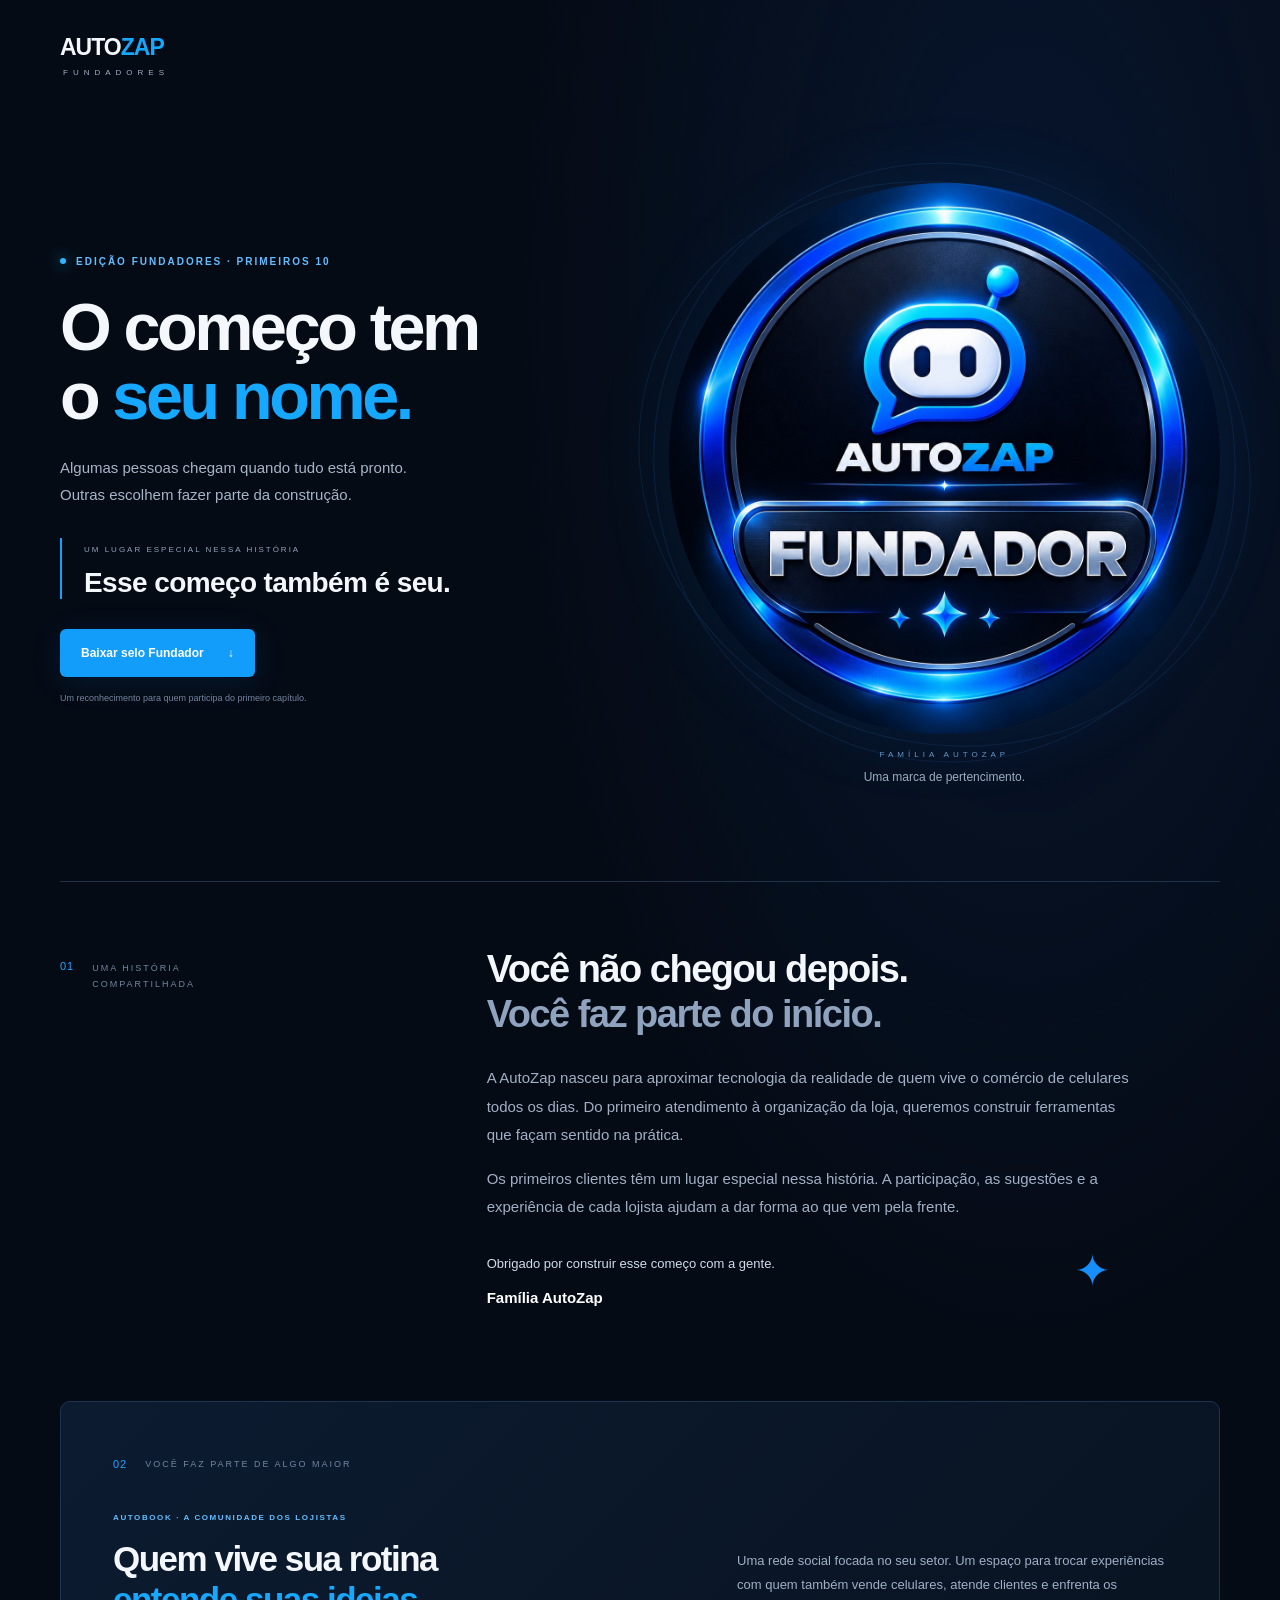
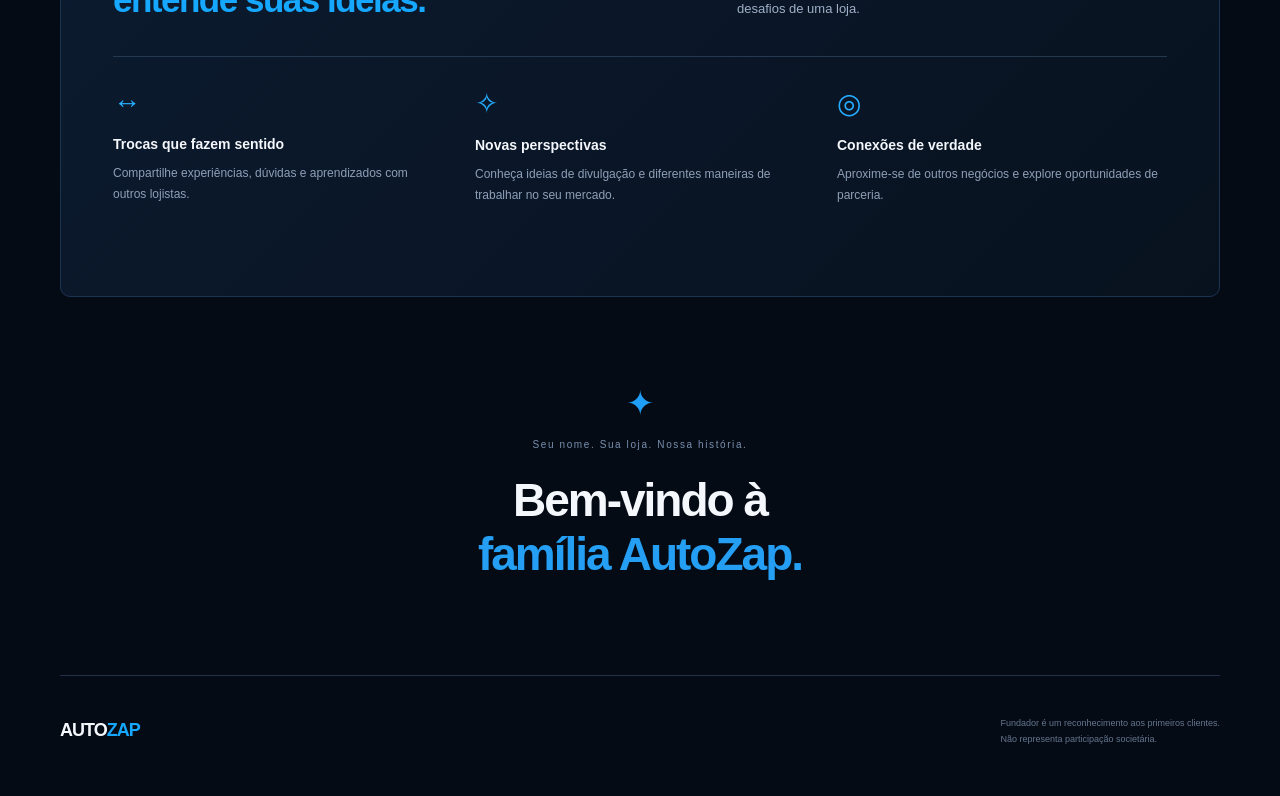
<file: index.html>
<!doctype html><html lang="pt-BR"><head><meta charset="utf-8"><meta name="viewport" content="width=device-width,initial-scale=1"><meta name="theme-color" content="#050b15"><meta name="robots" content="noindex,nofollow"><title>Fundadores · AutoZap</title><meta name="description" content="Uma homenagem a quem faz parte do começo da AutoZap."><link rel="stylesheet" href="style.css"><link rel="icon" type="image/png" href="assets/favicon.png?v=1"></head><body>
<header><div class="wordmark" aria-label="AutoZap Fundadores">AUTO<span>ZAP</span><small>FUNDADORES</small></div></header>
<main id="founder-page">
<section class="hero"><div class="hero-text"><div class="eyebrow"><i></i> EDIÇÃO FUNDADORES · PRIMEIROS 10</div><h1><span class="headline-line">O começo tem</span><span class="headline-line">o <em>seu nome.</em></span></h1><p class="intro">Algumas pessoas chegam quando tudo está pronto.<br class="desktop"> Outras escolhem fazer parte da construção.</p><div class="identity"><span class="identity-line">UM LUGAR ESPECIAL NESSA HISTÓRIA</span><h2 id="founder-name">Esse começo também é seu.</h2><p id="store-name" hidden></p></div><div class="hero-actions"><a class="button primary" href="assets/selo-fundador.jpg" download="AutoZap-Selo-Fundador.jpg">Baixar selo Fundador <span>↓</span></a></div><p class="caption">Um reconhecimento para quem participa do primeiro capítulo.</p></div><div class="hero-art"><div class="orbit orbit-one"></div><div class="orbit orbit-two"></div><img src="assets/selo-fundador.jpg" alt="Selo AutoZap Fundador metálico, com o robô AutoZap e aro azul luminoso" width="1254" height="1254"><div class="artifact-label"><span>FAMÍLIA AUTOZAP</span><strong>Uma marca de pertencimento.</strong></div></div></section>
<section class="letter" id="historia"><div class="section-index">01 <span>UMA HISTÓRIA COMPARTILHADA</span></div><div class="letter-content"><h2>Você não chegou depois.<br><span>Você faz parte do início.</span></h2><p>A AutoZap nasceu para aproximar tecnologia da realidade de quem vive o comércio de celulares todos os dias. Do primeiro atendimento à organização da loja, queremos construir ferramentas que façam sentido na prática.</p><p>Os primeiros clientes têm um lugar especial nessa história. A participação, as sugestões e a experiência de cada lojista ajudam a dar forma ao que vem pela frente.</p><p class="signature">Obrigado por construir esse começo com a gente.<br><strong>Família AutoZap</strong><span>✦</span></p></div></section>
<section class="belonging" id="comunidade"><div class="section-index">02 <span>VOCÊ FAZ PARTE DE ALGO MAIOR</span></div><div class="community-heading"><div><div class="eyebrow">AUTOBOOK · A COMUNIDADE DOS LOJISTAS</div><h2>Quem vive sua rotina<br><em>entende suas ideias.</em></h2></div><p>Uma rede social focada no seu setor. Um espaço para trocar experiências com quem também vende celulares, atende clientes e enfrenta os desafios de uma loja.</p></div><div class="community-grid"><article><span class="feature-symbol">↔</span><h3>Trocas que fazem sentido</h3><p>Compartilhe experiências, dúvidas e aprendizados com outros lojistas.</p></article><article><span class="feature-symbol">✧</span><h3>Novas perspectivas</h3><p>Conheça ideias de divulgação e diferentes maneiras de trabalhar no seu mercado.</p></article><article><span class="feature-symbol">◎</span><h3>Conexões de verdade</h3><p>Aproxime-se de outros negócios e explore oportunidades de parceria.</p></article></div></section>
<section class="closing"><div class="closing-star">✦</div><p>Seu nome. Sua loja. Nossa história.</p><h2>Bem-vindo à<br><span>família AutoZap.</span></h2></section>

</main>

<footer><div class="wordmark">AUTO<span>ZAP</span></div><p>Fundador é um reconhecimento aos primeiros clientes.<br>Não representa participação societária.</p></footer><script src="config.js"></script><script src="app.js"></script></body></html>
</file>
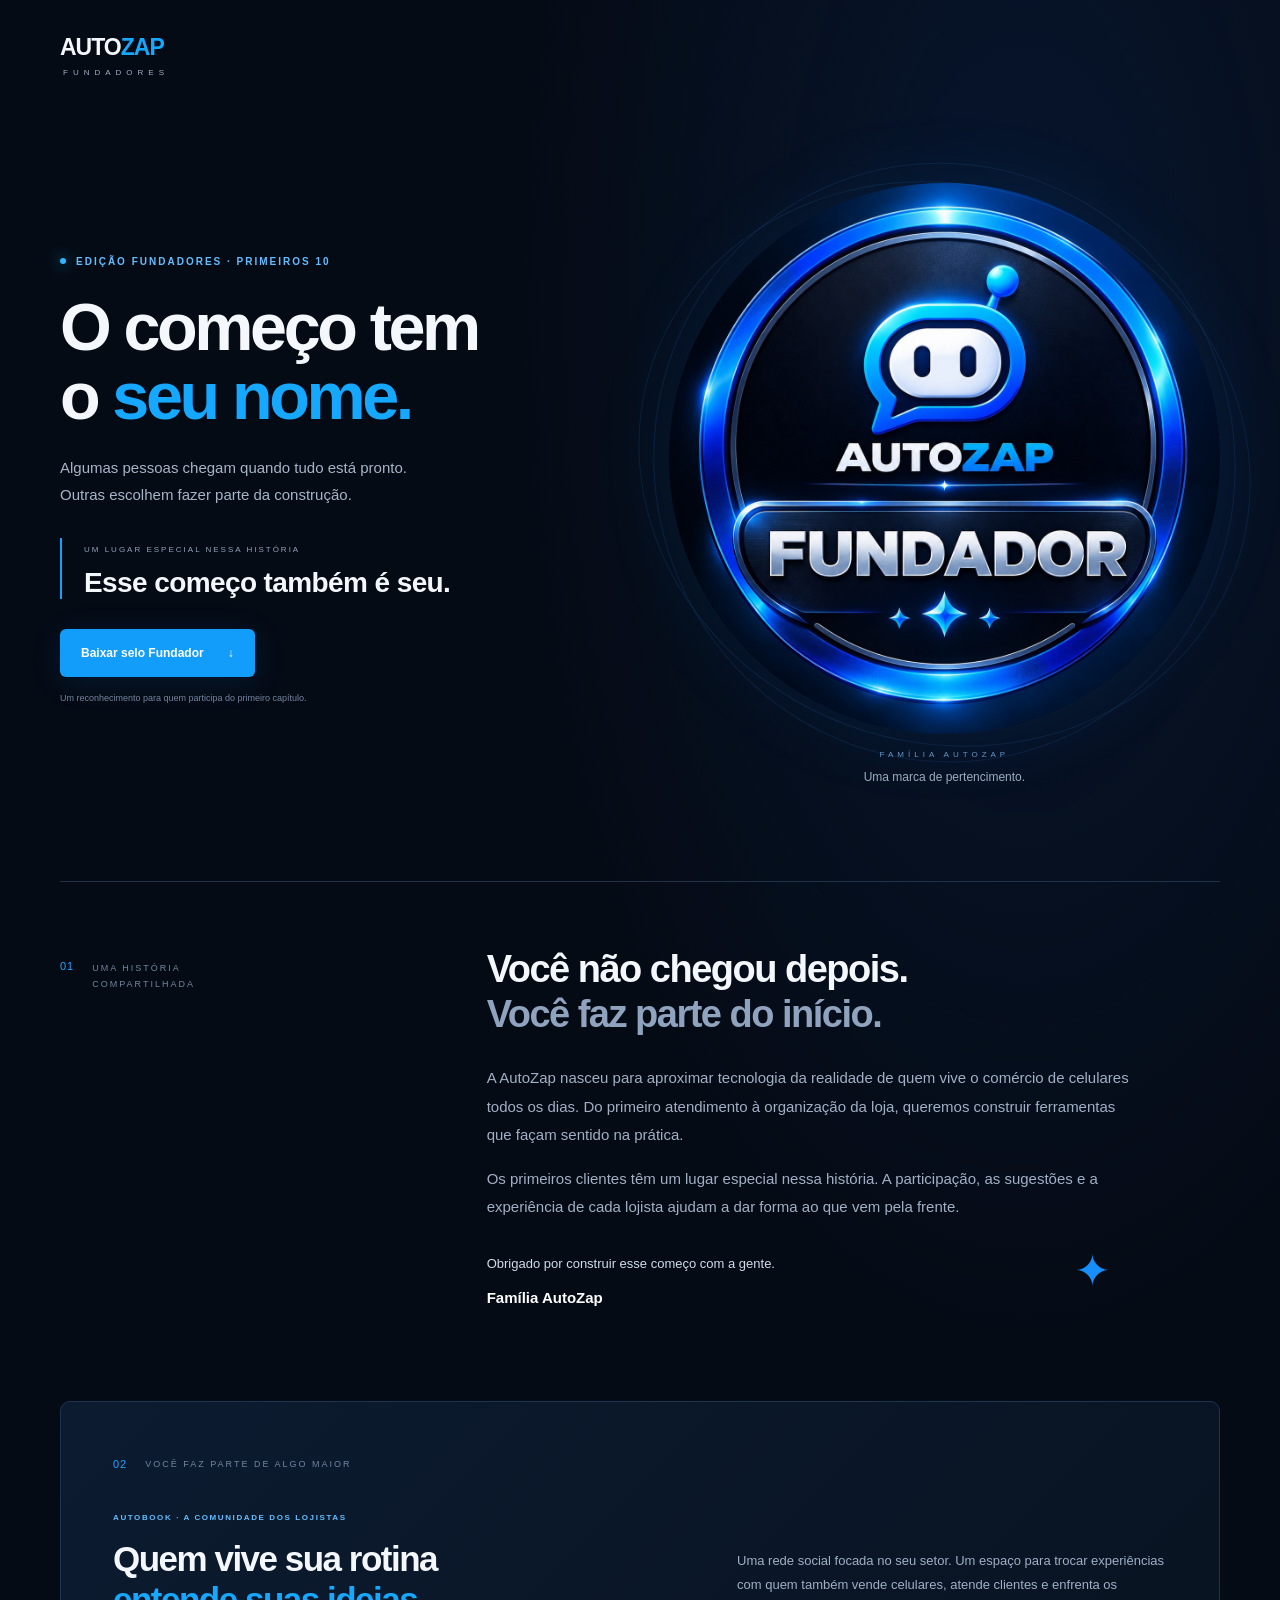
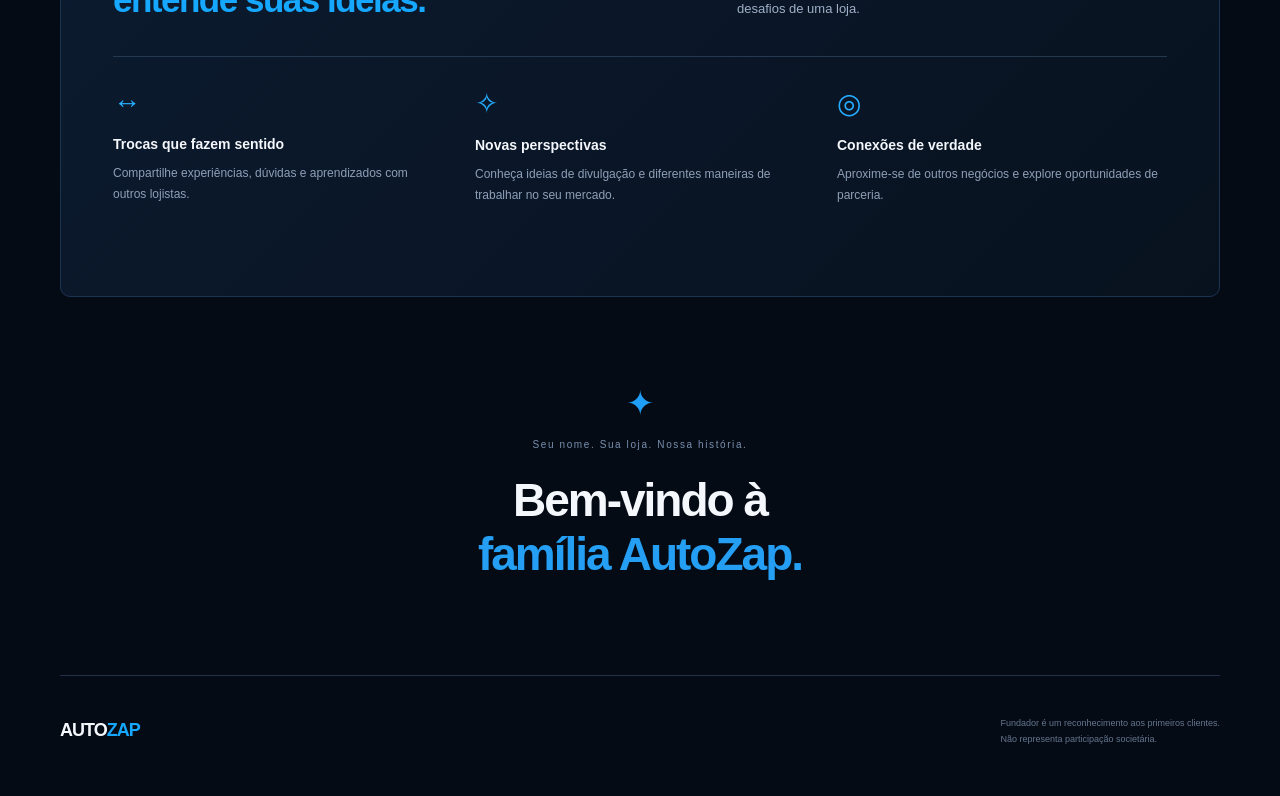
<file: 179436852/index.html>
<!doctype html><html lang="pt-BR"><head><meta charset="utf-8"><meta name="viewport" content="width=device-width,initial-scale=1"><meta name="theme-color" content="#050b15"><meta name="robots" content="noindex,nofollow"><title>Fundadores · AutoZap</title><meta name="description" content="Uma homenagem a quem faz parte do começo da AutoZap."><link rel="stylesheet" href="style.css"><link rel="icon" type="image/png" href="../assets/favicon.png?v=1"></head><body>
<header><div class="wordmark" aria-label="AutoZap Fundadores">AUTO<span>ZAP</span><small>FUNDADORES</small></div></header>
<main id="founder-page">
<section class="hero"><div class="hero-text"><div class="eyebrow"><i></i> EDIÇÃO FUNDADORES · PRIMEIROS 10</div><h1><span class="headline-line">O começo tem</span><span class="headline-line">o <em>seu nome.</em></span></h1><p class="intro">Algumas pessoas chegam quando tudo está pronto.<br class="desktop"> Outras escolhem fazer parte da construção.</p><div class="identity"><span class="identity-line">UM LUGAR ESPECIAL NESSA HISTÓRIA</span><h2 id="founder-name">Esse começo também é seu.</h2><p id="store-name" hidden></p></div><div class="hero-actions"><a class="button primary" href="assets/selo-fundador.jpg" download="AutoZap-Selo-Fundador.jpg">Baixar selo Fundador <span>↓</span></a></div><p class="caption">Um reconhecimento para quem participa do primeiro capítulo.</p></div><div class="hero-art"><div class="orbit orbit-one"></div><div class="orbit orbit-two"></div><img src="assets/selo-fundador.jpg" alt="Selo AutoZap Fundador metálico, com o robô AutoZap e aro azul luminoso" width="1254" height="1254"><div class="artifact-label"><span>FAMÍLIA AUTOZAP</span><strong>Uma marca de pertencimento.</strong></div></div></section>
<section class="letter" id="historia"><div class="section-index">01 <span>UMA HISTÓRIA COMPARTILHADA</span></div><div class="letter-content"><h2>Você não chegou depois.<br><span>Você faz parte do início.</span></h2><p>A AutoZap nasceu para aproximar tecnologia da realidade de quem vive o comércio de celulares todos os dias. Do primeiro atendimento à organização da loja, queremos construir ferramentas que façam sentido na prática.</p><p>Os primeiros clientes têm um lugar especial nessa história. A participação, as sugestões e a experiência de cada lojista ajudam a dar forma ao que vem pela frente.</p><p class="signature">Obrigado por construir esse começo com a gente.<br><strong>Família AutoZap</strong><span>✦</span></p></div></section>
<section class="belonging" id="comunidade"><div class="section-index">02 <span>VOCÊ FAZ PARTE DE ALGO MAIOR</span></div><div class="community-heading"><div><div class="eyebrow">AUTOBOOK · A COMUNIDADE DOS LOJISTAS</div><h2>Quem vive sua rotina<br><em>entende suas ideias.</em></h2></div><p>Uma rede social focada no seu setor. Um espaço para trocar experiências com quem também vende celulares, atende clientes e enfrenta os desafios de uma loja.</p></div><div class="community-grid"><article><span class="feature-symbol">↔</span><h3>Trocas que fazem sentido</h3><p>Compartilhe experiências, dúvidas e aprendizados com outros lojistas.</p></article><article><span class="feature-symbol">✧</span><h3>Novas perspectivas</h3><p>Conheça ideias de divulgação e diferentes maneiras de trabalhar no seu mercado.</p></article><article><span class="feature-symbol">◎</span><h3>Conexões de verdade</h3><p>Aproxime-se de outros negócios e explore oportunidades de parceria.</p></article></div></section>
<section class="closing"><div class="closing-star">✦</div><p>Seu nome. Sua loja. Nossa história.</p><h2>Bem-vindo à<br><span>família AutoZap.</span></h2></section>

</main>

<footer><div class="wordmark">AUTO<span>ZAP</span></div><p>Fundador é um reconhecimento aos primeiros clientes.<br>Não representa participação societária.</p></footer><script src="config.js"></script><script src="app.js"></script></body></html>
</file>
<file: style.css>
:root{--bg:#050b15;--ink:#f4f7fc;--muted:#a0adc2;--blue:#16a7ff;--line:#213149}*{box-sizing:border-box}html{scroll-behavior:smooth;scroll-padding-top:30px}body{margin:0;background:var(--bg);color:var(--ink);font-family:Arial,Helvetica,sans-serif;-webkit-font-smoothing:antialiased;background-image:radial-gradient(ellipse at 80% 13%,#09234e70,transparent 35%)}a{color:inherit;text-decoration:none}button,input{font:inherit}button,a,input,summary{-webkit-tap-highlight-color:transparent}a:focus-visible,button:focus-visible,summary:focus-visible,input:focus-visible{outline:3px solid #59cbff;outline-offset:5px}button,summary{cursor:pointer}[hidden]{display:none!important}header{max-width:1256px;margin:auto;padding:34px 48px;display:flex;justify-content:space-between;align-items:center}.wordmark{font-size:23px;font-weight:900;letter-spacing:-1px}.wordmark span{color:var(--blue)}.wordmark small{display:block;font-size:8px;font-weight:500;letter-spacing:5px;margin:7px 0 0 3px;color:#9faec4}nav{display:flex;align-items:center;gap:29px;font-size:12px;color:#b6c2d4}.nav-contact{border:1px solid #34435b;padding:12px 16px;border-radius:5px}main{max-width:1160px;margin:auto}.hero{min-height:710px;display:grid;grid-template-columns:1.05fr 1fr;align-items:center;gap:30px;padding:46px 0 70px}.eyebrow{font-size:10px;letter-spacing:2px;font-weight:700;color:#63beff;display:flex;align-items:center;gap:10px}.eyebrow i{height:6px;width:6px;background:#2db7ff;border-radius:50%;box-shadow:0 0 15px #00a6ff}h1{font-size:clamp(46px,5.2vw,72px);letter-spacing:-3.4px;line-height:1.04;margin:26px 0 24px}em{font-style:normal;color:var(--blue)}.intro{font-size:15px;line-height:1.75;color:#a7b5c9;margin-bottom:30px}.identity{border-left:2px solid #159fff;padding-left:22px;margin-bottom:30px}.identity-line{font-size:8px;letter-spacing:2px;color:#92a2ba}.identity h2{font-size:28px;line-height:1.2;letter-spacing:-.6px;margin:10px 0 6px;overflow-wrap:anywhere}.identity>p{color:#b6c4d9;font-size:16px;margin:0 0 14px;overflow-wrap:anywhere}.identity-meta{display:flex;flex-wrap:wrap;gap:7px 16px;font-size:9px;letter-spacing:.6px;color:#8da0bb}.identity-meta span:first-child{color:#62beff}.hero-actions{display:flex;align-items:center;gap:24px}.button{display:inline-flex;align-items:center;justify-content:space-between;gap:24px;padding:16px 20px;font-size:12px;font-weight:700;border-radius:6px;border:1px solid transparent;transition:transform .2s,background .2s}.button:hover{transform:translateY(-2px)}.primary{background:#139dfa;color:#fff;box-shadow:0 5px 30px #0b81ec20}.primary:hover{background:#32b0ff}.secondary{background:#101d30;border-color:#31445f;color:#e6f4ff}.text-link{display:inline-flex;gap:16px;font-size:11px;color:#c2d3e9;line-height:1.5}.text-link:hover{color:#55bfff}.caption{font-size:9px;color:#74859f;margin-top:16px}.hero-art{position:relative;padding:26px 0;isolation:isolate}.hero-art img{width:100%;height:auto;display:block;mix-blend-mode:screen;border-radius:50%;filter:drop-shadow(0 0 36px #007dff19)}.orbit{position:absolute;border:1px solid #1a44774d;border-radius:50%;inset:5px -15px 48px;z-index:-1;transform:rotate(-15deg)}.orbit-two{inset:28px -34px 68px;transform:rotate(20deg)}.artifact-label{text-align:center;margin-top:16px}.artifact-label span{font-size:8px;letter-spacing:4px;color:#6494c4;display:block;margin-bottom:8px}.artifact-label strong{font-size:12px;font-weight:400;color:#9aacbf}.section-index{font-size:11px;letter-spacing:1px;color:#21a6ff;display:flex;gap:18px;align-items:center}.section-index span{font-size:9px;letter-spacing:2px;color:#72859f}.letter{padding:65px 0 75px;border-top:1px solid var(--line);display:grid;grid-template-columns:1fr 2fr;gap:60px}.letter .section-index{align-items:flex-start;padding-top:13px}.letter .section-index span{max-width:140px;line-height:1.8}h2{font-size:38px;letter-spacing:-1.5px;line-height:1.17;margin:0 0 28px}.letter h2 span{color:#8fa3bf}.letter-content>p{color:#a2b0c5;font-size:15px;line-height:1.9;max-width:650px}.letter-content .signature{margin-top:30px;color:#d2dcea;font-size:13px;position:relative}.signature strong{display:block;margin-top:8px;color:white;font-size:15px}.signature>span{color:#168ffa;position:absolute;right:26px;bottom:0;font-size:44px}.belonging{padding:56px 52px;background:linear-gradient(135deg,#0c1b30,#08121f);border:1px solid #1b3452;border-radius:10px}.community-heading{display:grid;grid-template-columns:1.3fr 1fr;gap:65px;align-items:end;margin:43px 0 35px}.community-heading .eyebrow{font-size:8px;letter-spacing:1.6px;margin-bottom:17px}.community-heading h2{font-size:35px;margin:0}.community-heading>p{font-size:13px;line-height:1.85;color:#9fafc6;margin:0}.community-grid{display:grid;grid-template-columns:repeat(3,1fr);gap:32px;border-top:1px solid #24384f;padding-top:30px;margin-bottom:33px}.feature-symbol{font-size:28px;color:#26adff}.community-grid h3{font-size:14px;margin:17px 0 11px}.community-grid p{font-size:12px;color:#8e9fb7;line-height:1.8;margin:0}.closing{text-align:center;padding:86px 20px 65px}.closing-star{color:#209ff8;font-size:34px}.closing>p{color:#7890ae;font-size:10px;letter-spacing:1.6px;margin:16px 0 24px}.closing h2{font-size:46px;letter-spacing:-2px}.closing h2 span{color:#259ff3}.reset{background:none;border:0;color:#90a3be;font-size:11px}.reset:hover{text-decoration:underline}footer{max-width:1160px;margin:auto;padding:30px 0 40px;border-top:1px solid var(--line);display:flex;align-items:center;justify-content:space-between;gap:24px}footer .wordmark{font-size:18px}footer p{font-size:9px;line-height:1.8;color:#65768f}footer>a:last-child{font-size:10px;color:#9aacbf}@media(max-width:1260px){main,footer{margin-left:48px;margin-right:48px}.hero{gap:18px}.hero-actions{gap:16px}.text-link{font-size:10px}.hero-art{padding:10px}.community-heading{gap:30px}}@media(max-width:800px){header{padding:24px}nav a:not(.nav-contact){display:none}nav .nav-contact{font-size:10px;padding:10px}main,footer{margin-left:24px;margin-right:24px}.hero{grid-template-columns:1fr;gap:20px;padding:40px 0 55px;min-height:0}.hero-text{display:contents}.hero .eyebrow{grid-row:1;font-size:8px;letter-spacing:1.7px}.hero h1{grid-row:2;margin:0;font-size:58px;letter-spacing:-2.5px}.hero .intro{grid-row:3;margin:0;font-size:13px}.hero-art{grid-row:4;width:100%;max-width:400px;justify-self:center;padding:0 15px;margin:5px 0 15px}.hero-art img{max-width:100%}.orbit{inset:4px 10px 45px}.orbit-two{inset:20px -3px 55px}.identity{grid-row:5;margin:0 0 7px;padding-left:18px}.identity h2{font-size:26px}.hero-actions{grid-row:6;flex-wrap:wrap;gap:20px}.hero>.hero-text>.caption{grid-row:7;margin:0}.artifact-label{margin-top:8px}.artifact-label strong{font-size:11px}.letter{grid-template-columns:1fr;gap:30px;padding:45px 0}.letter .section-index span{max-width:none}.letter h2{font-size:31px}.letter-content>p{font-size:13px;line-height:1.85}.signature>span{right:0}.belonging{padding:32px 24px;margin:0 -6px}.section-index span{font-size:8px;letter-spacing:1.6px}.community-heading{grid-template-columns:1fr;gap:22px;margin:30px 0}.community-heading h2{font-size:29px}.community-heading>p{font-size:12px}.community-grid{grid-template-columns:1fr;gap:24px;padding-top:25px}.community-grid article{display:grid;grid-template-columns:32px 1fr;gap:0 14px}.community-grid .feature-symbol{grid-row:1/3}.community-grid h3{margin:3px 0 8px;font-size:13px}.community-grid p{font-size:12px}.closing{padding:55px 0 45px}.closing h2{font-size:38px}.closing>p{font-size:9px}footer{align-items:flex-start;flex-wrap:wrap;padding-top:25px}footer p{order:3;width:100%;margin:0}footer>a:last-child{margin-top:4px}}@media(prefers-reduced-motion:reduce){html{scroll-behavior:auto}.button,}

/* Founder-page refinement: deliberate line breaks and restrained motion. */
.hero h1 .headline-line{display:block;white-space:nowrap}
@media(max-width:800px){.hero h1{font-size:clamp(32px,10.7vw,54px);letter-spacing:-1.7px;line-height:1.08}}
@media(prefers-reduced-motion:no-preference){
 .hero .eyebrow{animation:founder-enter .65s ease-out both}
 .hero h1{animation:founder-enter .85s .08s cubic-bezier(.2,.7,.2,1) both}
 .hero .intro{animation:founder-enter .85s .16s cubic-bezier(.2,.7,.2,1) both}
 .hero-art img{animation:badge-arrive 1.1s .12s cubic-bezier(.2,.7,.2,1) both,badge-float 6s 1.3s ease-in-out 2}
 .orbit-one{animation:orbit-light 5s 1s ease-in-out 2}
 .orbit-two{animation:orbit-light 5s 1.8s ease-in-out 2}
 .eyebrow i{animation:point-light 4s 1s ease-in-out 3}
 .button span,.text-link span{transition:transform .25s ease}
 .button:hover span,.text-link:hover span{transform:translate(2px,-2px)}
}
@keyframes founder-enter{from{opacity:0;transform:translateY(14px)}to{opacity:1;transform:translateY(0)}}
@keyframes badge-arrive{from{opacity:0;transform:translateY(16px) scale(.96)}to{opacity:1;transform:translateY(0) scale(1)}}
@keyframes badge-float{0%,100%{transform:translateY(0)}50%{transform:translateY(-7px)}}
@keyframes orbit-light{0%,100%{opacity:.45}50%{opacity:1}}
@keyframes point-light{0%,100%{opacity:1}50%{opacity:.45}}
@media(prefers-reduced-motion:reduce){*,*::before,*::after{animation:none!important;transition:none!important;scroll-behavior:auto!important}}

/* Standalone founder pages: no outbound navigation or preview controls. */
.hero-actions{gap:0}header{justify-content:flex-start}footer{justify-content:space-between}.identity h2{max-width:100%}
</file>
<file: 179436852/style.css>
:root{--bg:#050b15;--ink:#f4f7fc;--muted:#a0adc2;--blue:#16a7ff;--line:#213149}*{box-sizing:border-box}html{scroll-behavior:smooth;scroll-padding-top:30px}body{margin:0;background:var(--bg);color:var(--ink);font-family:Arial,Helvetica,sans-serif;-webkit-font-smoothing:antialiased;background-image:radial-gradient(ellipse at 80% 13%,#09234e70,transparent 35%)}a{color:inherit;text-decoration:none}button,input{font:inherit}button,a,input,summary{-webkit-tap-highlight-color:transparent}a:focus-visible,button:focus-visible,summary:focus-visible,input:focus-visible{outline:3px solid #59cbff;outline-offset:5px}button,summary{cursor:pointer}[hidden]{display:none!important}header{max-width:1256px;margin:auto;padding:34px 48px;display:flex;justify-content:space-between;align-items:center}.wordmark{font-size:23px;font-weight:900;letter-spacing:-1px}.wordmark span{color:var(--blue)}.wordmark small{display:block;font-size:8px;font-weight:500;letter-spacing:5px;margin:7px 0 0 3px;color:#9faec4}nav{display:flex;align-items:center;gap:29px;font-size:12px;color:#b6c2d4}.nav-contact{border:1px solid #34435b;padding:12px 16px;border-radius:5px}main{max-width:1160px;margin:auto}.hero{min-height:710px;display:grid;grid-template-columns:1.05fr 1fr;align-items:center;gap:30px;padding:46px 0 70px}.eyebrow{font-size:10px;letter-spacing:2px;font-weight:700;color:#63beff;display:flex;align-items:center;gap:10px}.eyebrow i{height:6px;width:6px;background:#2db7ff;border-radius:50%;box-shadow:0 0 15px #00a6ff}h1{font-size:clamp(46px,5.2vw,72px);letter-spacing:-3.4px;line-height:1.04;margin:26px 0 24px}em{font-style:normal;color:var(--blue)}.intro{font-size:15px;line-height:1.75;color:#a7b5c9;margin-bottom:30px}.identity{border-left:2px solid #159fff;padding-left:22px;margin-bottom:30px}.identity-line{font-size:8px;letter-spacing:2px;color:#92a2ba}.identity h2{font-size:28px;line-height:1.2;letter-spacing:-.6px;margin:10px 0 6px;overflow-wrap:anywhere}.identity>p{color:#b6c4d9;font-size:16px;margin:0 0 14px;overflow-wrap:anywhere}.identity-meta{display:flex;flex-wrap:wrap;gap:7px 16px;font-size:9px;letter-spacing:.6px;color:#8da0bb}.identity-meta span:first-child{color:#62beff}.hero-actions{display:flex;align-items:center;gap:24px}.button{display:inline-flex;align-items:center;justify-content:space-between;gap:24px;padding:16px 20px;font-size:12px;font-weight:700;border-radius:6px;border:1px solid transparent;transition:transform .2s,background .2s}.button:hover{transform:translateY(-2px)}.primary{background:#139dfa;color:#fff;box-shadow:0 5px 30px #0b81ec20}.primary:hover{background:#32b0ff}.secondary{background:#101d30;border-color:#31445f;color:#e6f4ff}.text-link{display:inline-flex;gap:16px;font-size:11px;color:#c2d3e9;line-height:1.5}.text-link:hover{color:#55bfff}.caption{font-size:9px;color:#74859f;margin-top:16px}.hero-art{position:relative;padding:26px 0;isolation:isolate}.hero-art img{width:100%;height:auto;display:block;mix-blend-mode:screen;border-radius:50%;filter:drop-shadow(0 0 36px #007dff19)}.orbit{position:absolute;border:1px solid #1a44774d;border-radius:50%;inset:5px -15px 48px;z-index:-1;transform:rotate(-15deg)}.orbit-two{inset:28px -34px 68px;transform:rotate(20deg)}.artifact-label{text-align:center;margin-top:16px}.artifact-label span{font-size:8px;letter-spacing:4px;color:#6494c4;display:block;margin-bottom:8px}.artifact-label strong{font-size:12px;font-weight:400;color:#9aacbf}.section-index{font-size:11px;letter-spacing:1px;color:#21a6ff;display:flex;gap:18px;align-items:center}.section-index span{font-size:9px;letter-spacing:2px;color:#72859f}.letter{padding:65px 0 75px;border-top:1px solid var(--line);display:grid;grid-template-columns:1fr 2fr;gap:60px}.letter .section-index{align-items:flex-start;padding-top:13px}.letter .section-index span{max-width:140px;line-height:1.8}h2{font-size:38px;letter-spacing:-1.5px;line-height:1.17;margin:0 0 28px}.letter h2 span{color:#8fa3bf}.letter-content>p{color:#a2b0c5;font-size:15px;line-height:1.9;max-width:650px}.letter-content .signature{margin-top:30px;color:#d2dcea;font-size:13px;position:relative}.signature strong{display:block;margin-top:8px;color:white;font-size:15px}.signature>span{color:#168ffa;position:absolute;right:26px;bottom:0;font-size:44px}.belonging{padding:56px 52px;background:linear-gradient(135deg,#0c1b30,#08121f);border:1px solid #1b3452;border-radius:10px}.community-heading{display:grid;grid-template-columns:1.3fr 1fr;gap:65px;align-items:end;margin:43px 0 35px}.community-heading .eyebrow{font-size:8px;letter-spacing:1.6px;margin-bottom:17px}.community-heading h2{font-size:35px;margin:0}.community-heading>p{font-size:13px;line-height:1.85;color:#9fafc6;margin:0}.community-grid{display:grid;grid-template-columns:repeat(3,1fr);gap:32px;border-top:1px solid #24384f;padding-top:30px;margin-bottom:33px}.feature-symbol{font-size:28px;color:#26adff}.community-grid h3{font-size:14px;margin:17px 0 11px}.community-grid p{font-size:12px;color:#8e9fb7;line-height:1.8;margin:0}.closing{text-align:center;padding:86px 20px 65px}.closing-star{color:#209ff8;font-size:34px}.closing>p{color:#7890ae;font-size:10px;letter-spacing:1.6px;margin:16px 0 24px}.closing h2{font-size:46px;letter-spacing:-2px}.closing h2 span{color:#259ff3}.reset{background:none;border:0;color:#90a3be;font-size:11px}.reset:hover{text-decoration:underline}footer{max-width:1160px;margin:auto;padding:30px 0 40px;border-top:1px solid var(--line);display:flex;align-items:center;justify-content:space-between;gap:24px}footer .wordmark{font-size:18px}footer p{font-size:9px;line-height:1.8;color:#65768f}footer>a:last-child{font-size:10px;color:#9aacbf}@media(max-width:1260px){main,footer{margin-left:48px;margin-right:48px}.hero{gap:18px}.hero-actions{gap:16px}.text-link{font-size:10px}.hero-art{padding:10px}.community-heading{gap:30px}}@media(max-width:800px){header{padding:24px}nav a:not(.nav-contact){display:none}nav .nav-contact{font-size:10px;padding:10px}main,footer{margin-left:24px;margin-right:24px}.hero{grid-template-columns:1fr;gap:20px;padding:40px 0 55px;min-height:0}.hero-text{display:contents}.hero .eyebrow{grid-row:1;font-size:8px;letter-spacing:1.7px}.hero h1{grid-row:2;margin:0;font-size:58px;letter-spacing:-2.5px}.hero .intro{grid-row:3;margin:0;font-size:13px}.hero-art{grid-row:4;width:100%;max-width:400px;justify-self:center;padding:0 15px;margin:5px 0 15px}.hero-art img{max-width:100%}.orbit{inset:4px 10px 45px}.orbit-two{inset:20px -3px 55px}.identity{grid-row:5;margin:0 0 7px;padding-left:18px}.identity h2{font-size:26px}.hero-actions{grid-row:6;flex-wrap:wrap;gap:20px}.hero>.hero-text>.caption{grid-row:7;margin:0}.artifact-label{margin-top:8px}.artifact-label strong{font-size:11px}.letter{grid-template-columns:1fr;gap:30px;padding:45px 0}.letter .section-index span{max-width:none}.letter h2{font-size:31px}.letter-content>p{font-size:13px;line-height:1.85}.signature>span{right:0}.belonging{padding:32px 24px;margin:0 -6px}.section-index span{font-size:8px;letter-spacing:1.6px}.community-heading{grid-template-columns:1fr;gap:22px;margin:30px 0}.community-heading h2{font-size:29px}.community-heading>p{font-size:12px}.community-grid{grid-template-columns:1fr;gap:24px;padding-top:25px}.community-grid article{display:grid;grid-template-columns:32px 1fr;gap:0 14px}.community-grid .feature-symbol{grid-row:1/3}.community-grid h3{margin:3px 0 8px;font-size:13px}.community-grid p{font-size:12px}.closing{padding:55px 0 45px}.closing h2{font-size:38px}.closing>p{font-size:9px}footer{align-items:flex-start;flex-wrap:wrap;padding-top:25px}footer p{order:3;width:100%;margin:0}footer>a:last-child{margin-top:4px}}@media(prefers-reduced-motion:reduce){html{scroll-behavior:auto}.button,}

/* Founder-page refinement: deliberate line breaks and restrained motion. */
.hero h1 .headline-line{display:block;white-space:nowrap}
@media(max-width:800px){.hero h1{font-size:clamp(32px,10.7vw,54px);letter-spacing:-1.7px;line-height:1.08}}
@media(prefers-reduced-motion:no-preference){
 .hero .eyebrow{animation:founder-enter .65s ease-out both}
 .hero h1{animation:founder-enter .85s .08s cubic-bezier(.2,.7,.2,1) both}
 .hero .intro{animation:founder-enter .85s .16s cubic-bezier(.2,.7,.2,1) both}
 .hero-art img{animation:badge-arrive 1.1s .12s cubic-bezier(.2,.7,.2,1) both,badge-float 6s 1.3s ease-in-out 2}
 .orbit-one{animation:orbit-light 5s 1s ease-in-out 2}
 .orbit-two{animation:orbit-light 5s 1.8s ease-in-out 2}
 .eyebrow i{animation:point-light 4s 1s ease-in-out 3}
 .button span,.text-link span{transition:transform .25s ease}
 .button:hover span,.text-link:hover span{transform:translate(2px,-2px)}
}
@keyframes founder-enter{from{opacity:0;transform:translateY(14px)}to{opacity:1;transform:translateY(0)}}
@keyframes badge-arrive{from{opacity:0;transform:translateY(16px) scale(.96)}to{opacity:1;transform:translateY(0) scale(1)}}
@keyframes badge-float{0%,100%{transform:translateY(0)}50%{transform:translateY(-7px)}}
@keyframes orbit-light{0%,100%{opacity:.45}50%{opacity:1}}
@keyframes point-light{0%,100%{opacity:1}50%{opacity:.45}}
@media(prefers-reduced-motion:reduce){*,*::before,*::after{animation:none!important;transition:none!important;scroll-behavior:auto!important}}

/* Standalone founder pages: no outbound navigation or preview controls. */
.hero-actions{gap:0}header{justify-content:flex-start}footer{justify-content:space-between}.identity h2{max-width:100%}
</file>
